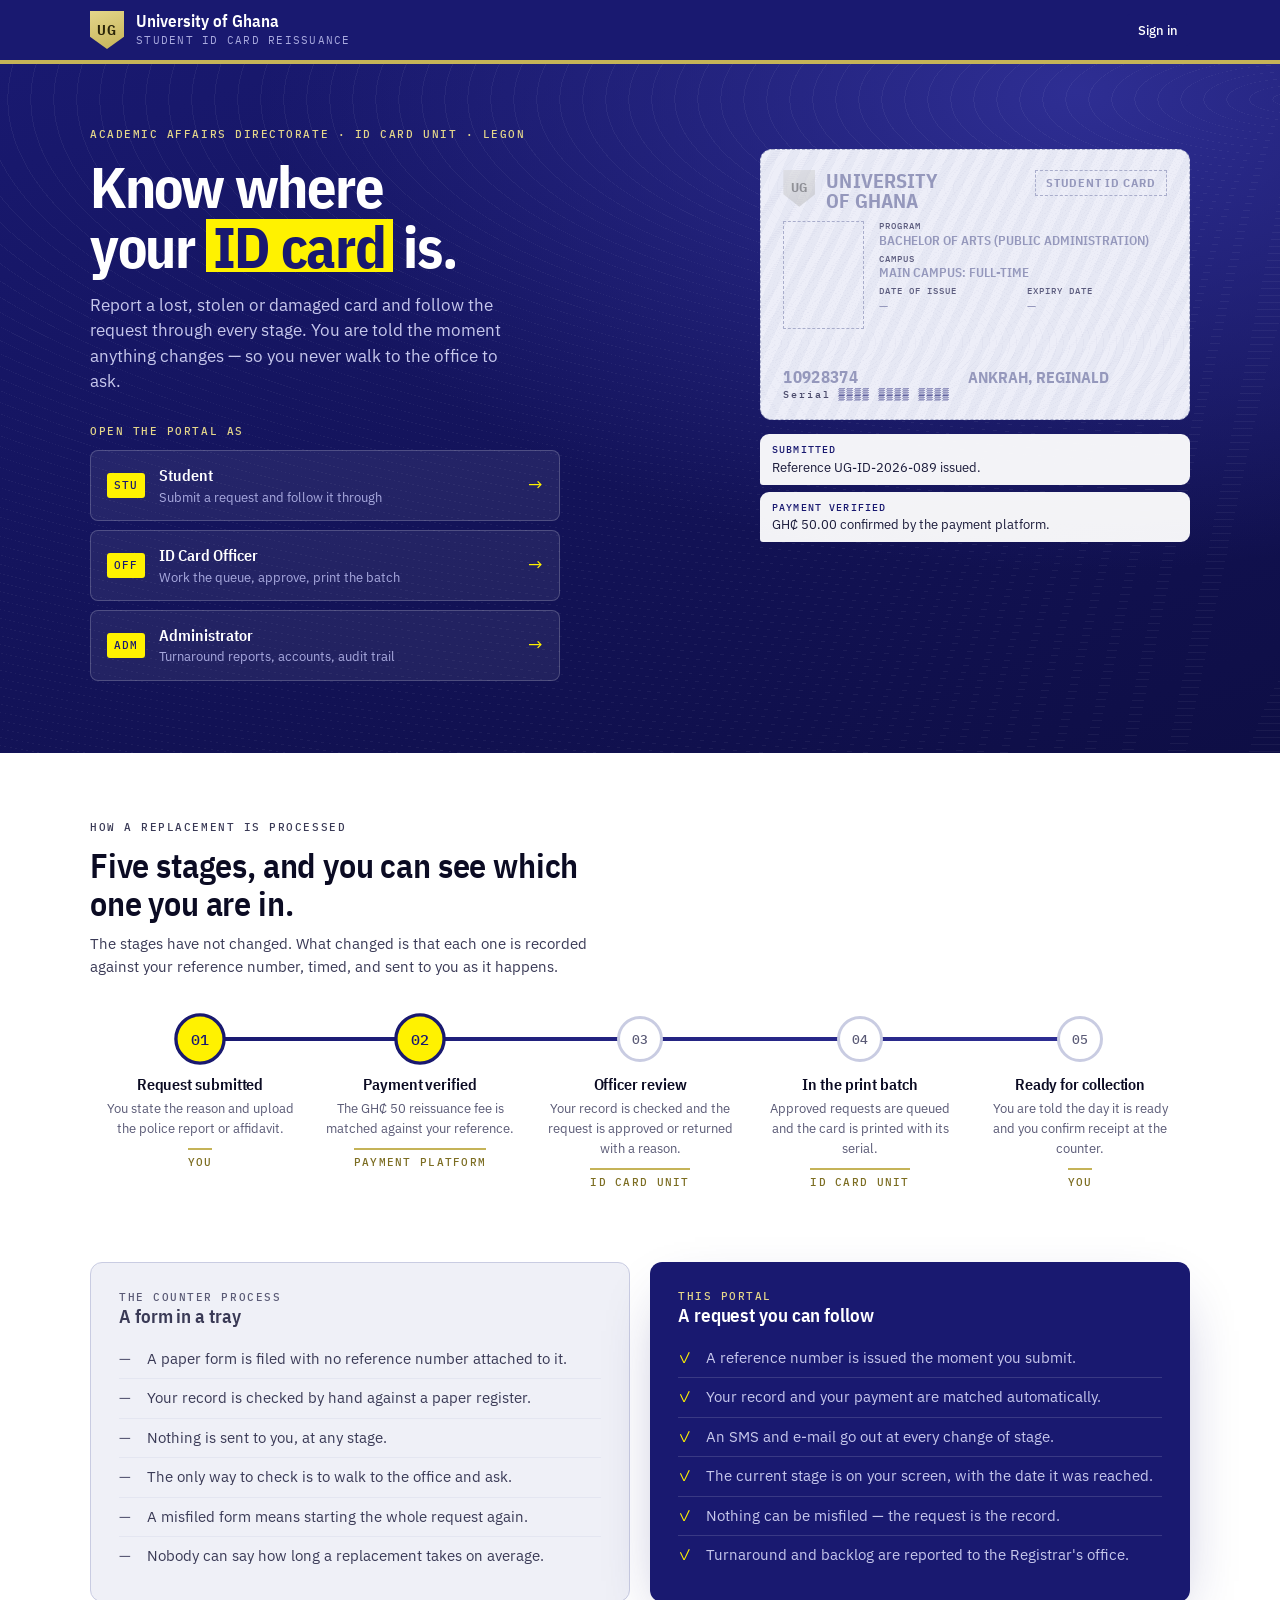
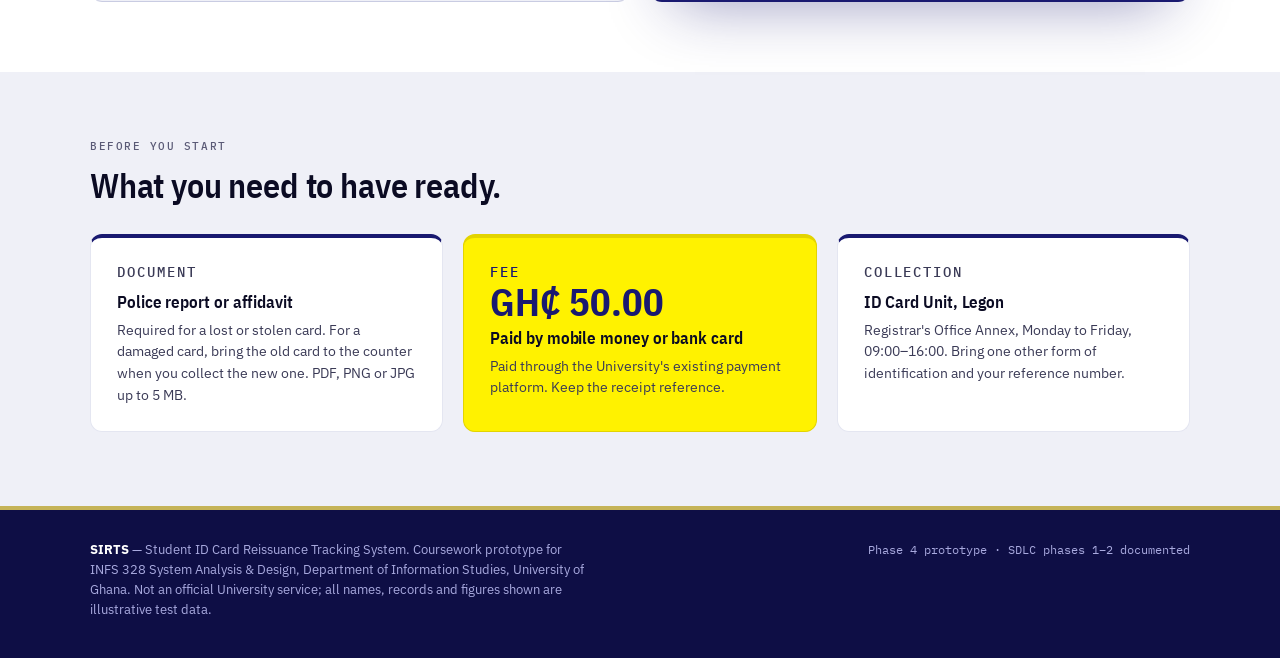
<file: index.html>
<!DOCTYPE html>
<html lang="en">
<head>
<meta charset="UTF-8">
<meta name="viewport" content="width=device-width, initial-scale=1">
<title>Student ID Card Reissuance — University of Ghana</title>
<meta name="description" content="Report a lost, stolen or damaged University of Ghana student ID card, pay the reissuance fee, and follow the request through every stage until collection.">
<link rel="preconnect" href="https://fonts.googleapis.com">
<link rel="preconnect" href="https://fonts.gstatic.com" crossorigin>
<link href="https://fonts.googleapis.com/css2?family=IBM+Plex+Mono:wght@400;500&family=IBM+Plex+Sans+Condensed:wght@600;700&family=IBM+Plex+Sans:wght@400;500;600&display=swap" rel="stylesheet">
<link rel="stylesheet" href="assets/css/base.css?v=7">
<link rel="stylesheet" href="assets/css/home.css?v=7">
<link rel="icon" href="data:image/svg+xml,<svg xmlns='http://www.w3.org/2000/svg' viewBox='0 0 32 32'><rect width='32' height='32' rx='6' fill='%23191970'/><text x='16' y='22' font-family='sans-serif' font-size='15' font-weight='700' fill='%23FFF200' text-anchor='middle'>UG</text></svg>">
</head>
<body>

<header class="mast mast--home">
  <div class="wrap mast__in">
    <a class="mast__id" href="index.html">
      <span class="crest" aria-hidden="true">UG</span>
      <span>
        <span class="mast__name">University of Ghana</span>
        <span class="mast__sub">Student ID Card Reissuance</span>
      </span>
    </a>
    <a class="btn btn--sm" href="app.html?role=student">Sign in</a>
  </div>
</header>

<main>

  <!-- HERO: the card is made in front of you, and every stage messages you -->
  <section class="hero" id="hero">
    <div class="wrap hero__grid">
      <div>
        <p class="eyebrow">Academic Affairs Directorate · ID Card Unit · Legon</p>
        <h1>Know where your <em><span>ID card</span></em> is.</h1>
        <p class="hero__lede">
          Report a lost, stolen or damaged card and follow the request through every
          stage. You are told the moment anything changes — so you never walk to the
          office to ask.
        </p>

        <nav class="doors" aria-labelledby="doors-label">
          <p class="eyebrow doors__label" id="doors-label">Open the portal as</p>
          <div class="doors__list">
            <a class="door" href="app.html?role=student">
              <span class="door__key">STU</span>
              <span>
                <span class="door__name">Student</span>
                <span class="door__what">Submit a request and follow it through</span>
              </span>
              <span class="door__go" aria-hidden="true">→</span>
            </a>
            <a class="door" href="app.html?role=officer">
              <span class="door__key">OFF</span>
              <span>
                <span class="door__name">ID Card Officer</span>
                <span class="door__what">Work the queue, approve, print the batch</span>
              </span>
              <span class="door__go" aria-hidden="true">→</span>
            </a>
            <a class="door" href="app.html?role=admin">
              <span class="door__key">ADM</span>
              <span>
                <span class="door__name">Administrator</span>
                <span class="door__what">Turnaround reports, accounts, audit trail</span>
              </span>
              <span class="door__go" aria-hidden="true">→</span>
            </a>
          </div>
        </nav>
      </div>

      <div class="hero__scene">
        <div class="hero__cardwrap">
        <div class="hero__head" aria-hidden="true"></div>
        <figure class="idcard" id="heroCard" data-state="blueprint">
          <div class="idcard__face">
            <div class="idcard__top">
              <span class="idcard__crest" aria-hidden="true">UG</span>
              <span class="idcard__word">University<br>of Ghana</span>
              <span class="idcard__banner">Student ID Card</span>
            </div>
            <div class="idcard__body">
              <div class="idcard__photo" aria-hidden="true">RA</div>
              <dl class="idcard__fields">
                <div>
                  <dt>Program</dt>
                  <dd>Bachelor of Arts (Public Administration)</dd>
                </div>
                <div>
                  <dt>Campus</dt>
                  <dd>Main campus: full-time</dd>
                </div>
                <div class="idcard__pair">
                  <div>
                    <dt>Date of issue</dt>
                    <dd id="heroIssue">—</dd>
                  </div>
                  <div>
                    <dt>Expiry date</dt>
                    <dd id="heroExpiry">—</dd>
                  </div>
                </div>
              </dl>
            </div>
            <div class="idcard__foot">
              <span class="idcard__line">
                <span class="idcard__no">10928374</span>
                <span class="idcard__name">Ankrah, Reginald</span>
              </span>
              <span class="idcard__serial">Serial <b id="heroSerial">▒▒▒▒ ▒▒▒▒ ▒▒▒▒</b></span>
            </div>
            <span class="idcard__seal" aria-hidden="true">UG</span>
          </div>
        </figure>
        </div>
        <div class="hero__notes" id="heroNotes" aria-hidden="true">
          <div class="note-chip"><b>Submitted</b>Reference UG-ID-2026-089 issued.</div>
          <div class="note-chip"><b>Payment verified</b>GH₵ 50.00 confirmed by the payment platform.</div>
          <div class="note-chip"><b>Approved</b>Your card is in the print batch.</div>
          <div class="note-chip note-chip--lit"><b>Ready for collection</b>Collect at the ID Card Unit, Mon–Fri 09:00–16:00.</div>
        </div>
      </div>
    </div>
  </section>

  <!-- THE FIVE STAGES -->
  <section class="stages" id="stages">
    <div class="wrap">
      <div class="stages__head">
        <p class="eyebrow">How a replacement is processed</p>
        <h2>Five stages, and you can see which one you are in.</h2>
        <p>
          The stages have not changed. What changed is that each one is recorded against
          your reference number, timed, and sent to you as it happens.
        </p>
      </div>
      <ol class="rail">
        <li class="stage">
          <span class="stage__dot">01</span>
          <div>
            <h3>Request submitted</h3>
            <p>You state the reason and upload the police report or affidavit.</p>
            <span class="stage__who">You</span>
          </div>
        </li>
        <li class="stage">
          <span class="stage__dot">02</span>
          <div>
            <h3>Payment verified</h3>
            <p>The GH₵ 50 reissuance fee is matched against your reference.</p>
            <span class="stage__who">Payment platform</span>
          </div>
        </li>
        <li class="stage">
          <span class="stage__dot">03</span>
          <div>
            <h3>Officer review</h3>
            <p>Your record is checked and the request is approved or returned with a reason.</p>
            <span class="stage__who">ID Card Unit</span>
          </div>
        </li>
        <li class="stage">
          <span class="stage__dot">04</span>
          <div>
            <h3>In the print batch</h3>
            <p>Approved requests are queued and the card is printed with its serial.</p>
            <span class="stage__who">ID Card Unit</span>
          </div>
        </li>
        <li class="stage">
          <span class="stage__dot">05</span>
          <div>
            <h3>Ready for collection</h3>
            <p>You are told the day it is ready and you confirm receipt at the counter.</p>
            <span class="stage__who">You</span>
          </div>
        </li>
      </ol>
    </div>
  </section>

  <!-- WHAT CHANGES -->
  <section class="split" id="split">
    <div class="wrap split__grid">
      <div class="compare compare--old">
        <p class="eyebrow">The counter process</p>
        <h3>A form in a tray</h3>
        <ul>
          <li><i>—</i> A paper form is filed with no reference number attached to it.</li>
          <li><i>—</i> Your record is checked by hand against a paper register.</li>
          <li><i>—</i> Nothing is sent to you, at any stage.</li>
          <li><i>—</i> The only way to check is to walk to the office and ask.</li>
          <li><i>—</i> A misfiled form means starting the whole request again.</li>
          <li><i>—</i> Nobody can say how long a replacement takes on average.</li>
        </ul>
      </div>
      <div class="compare compare--new">
        <p class="eyebrow eyebrow--gold">This portal</p>
        <h3>A request you can follow</h3>
        <ul>
          <li><i>✓</i> A reference number is issued the moment you submit.</li>
          <li><i>✓</i> Your record and your payment are matched automatically.</li>
          <li><i>✓</i> An SMS and e-mail go out at every change of stage.</li>
          <li><i>✓</i> The current stage is on your screen, with the date it was reached.</li>
          <li><i>✓</i> Nothing can be misfiled — the request is the record.</li>
          <li><i>✓</i> Turnaround and backlog are reported to the Registrar's office.</li>
        </ul>
      </div>
    </div>
  </section>

  <!-- WHAT YOU NEED -->
  <section class="needs" id="needs">
    <div class="wrap">
      <p class="eyebrow">Before you start</p>
      <h2>What you need to have ready.</h2>
      <div class="needs__grid">
        <article class="need">
          <p class="eyebrow">Document</p>
          <h3>Police report or affidavit</h3>
          <p>
            Required for a lost or stolen card. For a damaged card, bring the old card to
            the counter when you collect the new one. PDF, PNG or JPG up to 5 MB.
          </p>
        </article>
        <article class="need need--fee">
          <p class="eyebrow">Fee</p>
          <p class="fee">GH₵ 50.00</p>
          <h3 style="margin-top:8px;">Paid by mobile money or bank card</h3>
          <p>Paid through the University's existing payment platform. Keep the receipt reference.</p>
        </article>
        <article class="need">
          <p class="eyebrow">Collection</p>
          <h3>ID Card Unit, Legon</h3>
          <p>
            Registrar's Office Annex, Monday to Friday, 09:00–16:00. Bring one other form of
            identification and your reference number.
          </p>
        </article>
      </div>
    </div>
  </section>
</main>

<footer class="foot">
  <div class="wrap foot__in">
    <p>
      <strong>SIRTS</strong> — Student ID Card Reissuance Tracking System. Coursework
      prototype for INFS 328 System Analysis &amp; Design, Department of Information
      Studies, University of Ghana. Not an official University service; all names, records
      and figures shown are illustrative test data.
    </p>
    <p class="mono" style="font-size:12px;">Phase 4 prototype · SDLC phases 1–2 documented</p>
  </div>
</footer>

<script src="assets/js/fx.js?v=7"></script>
<script src="assets/js/home.js?v=7"></script>
</body>
</html>
</file>
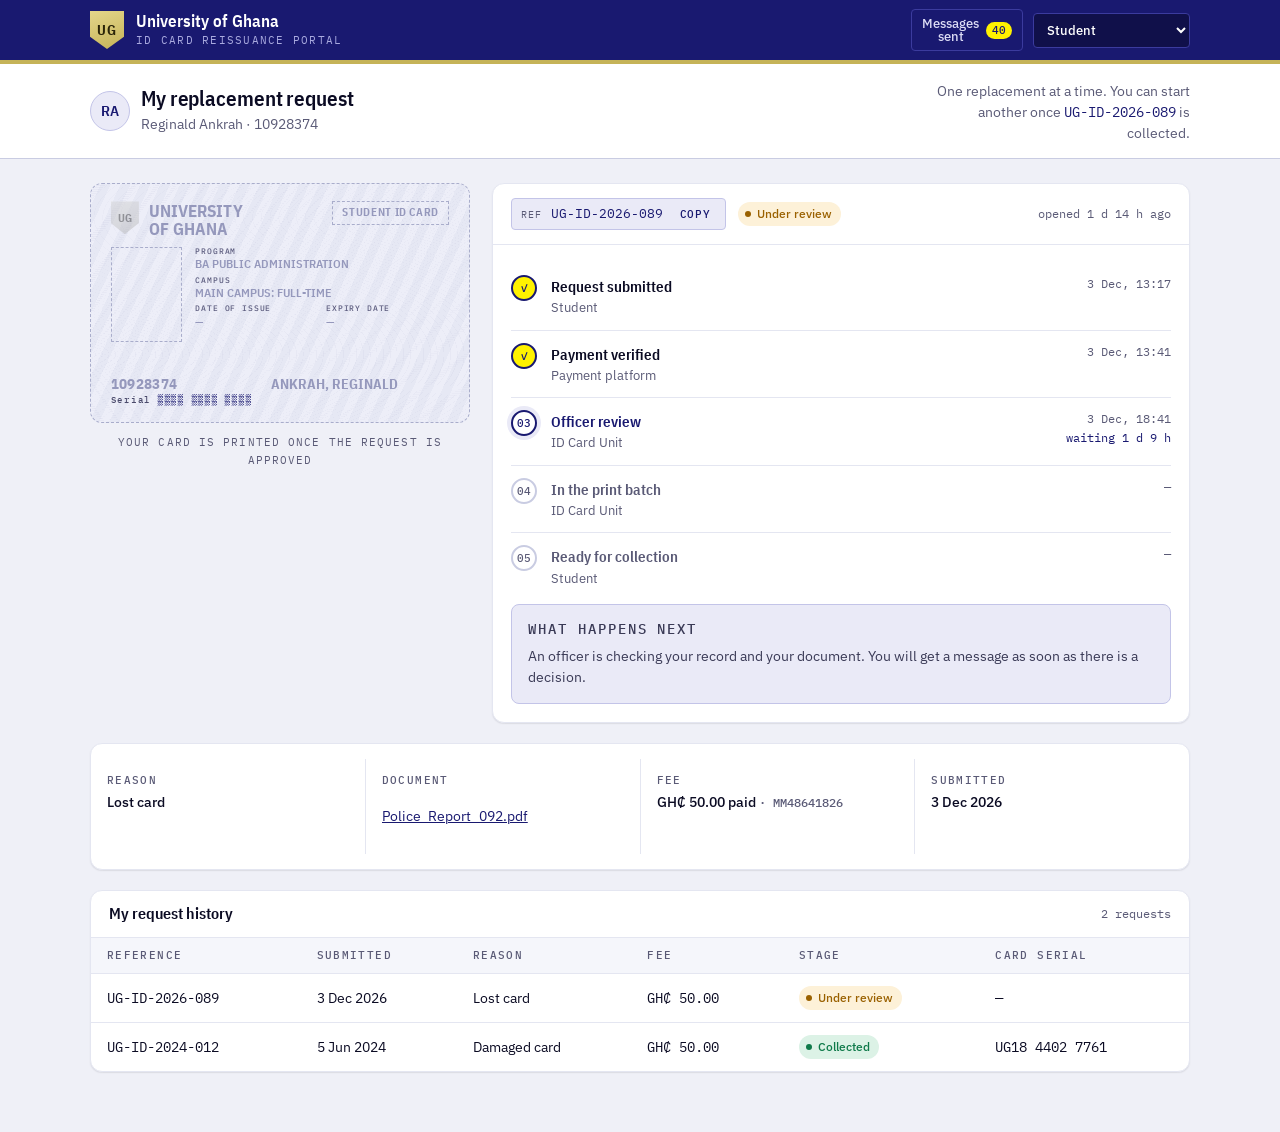
<file: app.html>
<!DOCTYPE html>
<html lang="en">
<head>
<meta charset="UTF-8">
<meta name="viewport" content="width=device-width, initial-scale=1">
<title>Portal — Student ID Card Reissuance | University of Ghana</title>
<link rel="preconnect" href="https://fonts.googleapis.com">
<link rel="preconnect" href="https://fonts.gstatic.com" crossorigin>
<link href="https://fonts.googleapis.com/css2?family=IBM+Plex+Mono:wght@400;500&family=IBM+Plex+Sans+Condensed:wght@600;700&family=IBM+Plex+Sans:wght@400;500;600&display=swap" rel="stylesheet">
<link rel="stylesheet" href="assets/css/base.css?v=7">
<link rel="stylesheet" href="assets/css/app.css?v=7">
<link rel="icon" href="data:image/svg+xml,<svg xmlns='http://www.w3.org/2000/svg' viewBox='0 0 32 32'><rect width='32' height='32' rx='6' fill='%23191970'/><text x='16' y='22' font-family='sans-serif' font-size='15' font-weight='700' fill='%23FFF200' text-anchor='middle'>UG</text></svg>">
</head>
<body>

<header class="mast">
  <div class="wrap mast__in">
    <a class="mast__id" href="index.html">
      <span class="crest" aria-hidden="true">UG</span>
      <span>
        <span class="mast__name">University of Ghana</span>
        <span class="mast__sub">ID Card Reissuance Portal</span>
      </span>
    </a>
    <div class="mast__tools">
      <button class="bell" id="bell" type="button">
        <span class="bell__icon" aria-hidden="true">✉</span>
        <span class="bell__label">Messages sent</span>
        <b id="bellCount">0</b>
      </button>
      <label class="sr" for="roleSelect">Signed in as</label>
      <select id="roleSelect">
        <option value="student">Student</option>
        <option value="officer">ID Card Officer</option>
        <option value="admin">Administrator</option>
      </select>
    </div>
  </div>
</header>

<div class="appbar">
  <div class="wrap appbar__in">
    <div class="who">
      <span class="avatar" id="whoInitials">RA</span>
      <div>
        <h1 id="viewTitle">My replacement request</h1>
        <p id="viewSub">Reginald Ankrah · 10928374</p>
      </div>
    </div>
    <div id="appbarAction"></div>
  </div>
</div>

<main class="app">
  <div class="wrap">
    <div id="view" class="stack"></div>
  </div>
</main>

<!-- print-only batch list -->
<section class="batchsheet" id="batchsheet" aria-hidden="true"></section>

<!-- new request -->
<dialog class="sheet" id="newRequest">
  <form method="dialog" id="newRequestForm">
    <div class="sheet__head">
      <h2>Request a replacement card</h2>
      <button class="x" type="button" data-close aria-label="Close">&times;</button>
    </div>
    <div class="sheet__body">
      <div class="field">
        <label for="reason">Reason for reissuance</label>
        <select id="reason" data-autofocus required>
          <option value="">Choose a reason</option>
          <option value="lost">Lost card</option>
          <option value="stolen">Stolen card</option>
          <option value="damaged">Damaged card</option>
          <option value="name_change">Correction / name change</option>
        </select>
      </div>
      <div class="field" id="docField">
        <label for="doc" id="docLabel">Police report or affidavit</label>
        <input type="file" id="doc" accept=".pdf,.png,.jpg,.jpeg">
        <p class="hint" id="docHint">PDF, PNG or JPG, up to 5 MB. Required for a lost or stolen card.</p>
      </div>
      <div class="field">
        <label>Pay the GH₵ 50.00 fee with</label>
        <div style="display:grid;grid-template-columns:1fr 1fr;gap:10px;">
          <label class="choice"><input type="radio" name="channel" value="Mobile money" checked> Mobile money</label>
          <label class="choice"><input type="radio" name="channel" value="Bank card"> Bank card</label>
        </div>
        <p class="hint">You will be charged once. The payment platform confirms it against your reference number.</p>
      </div>
    </div>
    <div class="sheet__foot">
      <button class="btn btn--quiet" type="button" data-close>Cancel</button>
      <button class="btn" type="submit">Pay and submit</button>
    </div>
  </form>
</dialog>

<!-- return to student -->
<dialog class="sheet" id="rejectDlg">
  <form method="dialog" id="rejectForm">
    <div class="sheet__head">
      <h2>Return this request</h2>
      <button class="x" type="button" data-close aria-label="Close">&times;</button>
    </div>
    <div class="sheet__body">
      <p style="font-size:14px;color:var(--ink-2);" id="rejectWho"></p>
      <div class="field">
        <label for="rejectReason">What the student must fix</label>
        <textarea id="rejectReason" data-autofocus required placeholder="e.g. The police report is not legible. Upload a clear scan of the full page."></textarea>
        <p class="hint">This text is sent to the student, so write it as an instruction.</p>
      </div>
    </div>
    <div class="sheet__foot">
      <button class="btn btn--quiet" type="button" data-close>Cancel</button>
      <button class="btn btn--stop" type="submit">Return with reason</button>
    </div>
  </form>
</dialog>

<!-- document viewer stand-in -->
<dialog class="sheet" id="docDlg">
  <div class="sheet__head">
    <h2>Supporting document</h2>
    <button class="x" type="button" data-close aria-label="Close">&times;</button>
  </div>
  <div class="sheet__body">
    <p class="mono" style="font-size:13px;" id="docName"></p>
    <div style="aspect-ratio:210/297;background:var(--surface-sunk);border:1px dashed var(--rule);border-radius:var(--r-sm);display:grid;place-items:center;text-align:center;padding:20px;">
      <p style="font-size:13.5px;color:var(--ink-3);max-width:34ch;">
        Uploaded files are not stored in this prototype. In the built system the scan
        opens here for the officer to check against the student record.
      </p>
    </div>
  </div>
  <div class="sheet__foot">
    <button class="btn btn--quiet" type="button" data-close>Close</button>
  </div>
</dialog>

<!-- notification log -->
<dialog class="sheet" id="notesDlg">
  <div class="sheet__head">
    <h2>Messages sent to students</h2>
    <button class="x" type="button" data-close aria-label="Close">&times;</button>
  </div>
  <div class="notes" id="notesList"></div>
  <div class="sheet__foot">
    <button class="btn btn--quiet" type="button" data-close>Close</button>
  </div>
</dialog>

<div class="toasts" id="toasts" role="status" aria-live="polite"></div>

<script src="assets/js/fx.js?v=7"></script>
<script src="assets/js/store.js?v=7"></script>
<script src="assets/js/app.js?v=7"></script>
</body>
</html>
</file>
<file: assets/css/base.css>
/* SIRTS — Student ID Card Reissuance Tracking System
   Shared tokens, resets, typography and the ID-card artifact. */

:root {
  /* University of Ghana: Midnight Blue, Lemon Yellow, Vegas Gold.
     Blue carries the structure, lemon marks what has happened,
     gold is reserved for the card and its seal. */
  --paper:        #EFF0F7;
  --paper-deep:   #DFE1EE;
  --surface:      #FFFFFF;
  --surface-sunk: #F5F6FB;

  --ink:          #0B0B23;
  --ink-2:        #3A3A56;
  --ink-3:        #5A5A76;   /* 5.3:1 on white — safe for small secondary text */
  --rule:         #C9CCE2;
  --rule-soft:    #E4E6F1;

  --legon:        #191970;   /* Midnight Blue — primary */
  --legon-lift:   #2E2E93;
  --legon-deep:   #0E0E45;
  --legon-wash:   #EAEAF7;

  --lemon:        #FFF200;   /* Lemon Yellow — fills and highlights, never text on light */
  --lemon-deep:   #E3D400;
  --lemon-wash:   #FFFBCC;

  --gold:         #C5B358;   /* Vegas Gold — the card, the seal, the rules */
  --gold-lift:    #E4D68A;
  --gold-text:    #7C6D22;   /* 5.4:1 on white — the gold that is safe to read */

  /* the built-in curves are too weak to feel deliberate */
  --ease-out:     cubic-bezier(0.23, 1, 0.32, 1);
  --ease-in-out:  cubic-bezier(0.77, 0, 0.175, 1);
  --spring:       cubic-bezier(0.34, 1.56, 0.64, 1);

  --wait:         #9A6100;
  --wait-wash:    #FDF1D8;
  --ok:           #0F7A4A;
  --ok-wash:      #DCF2E6;
  --stop:         #A11B2B;
  --stop-wash:    #FBE4E6;

  --sans: "IBM Plex Sans", -apple-system, BlinkMacSystemFont, "Segoe UI", Roboto, sans-serif;
  --cond: "IBM Plex Sans Condensed", "IBM Plex Sans", -apple-system, "Segoe UI", Roboto, sans-serif;
  --mono: "IBM Plex Mono", ui-monospace, SFMono-Regular, Menlo, Consolas, monospace;

  --r-sm: 4px;
  --r-md: 8px;
  --r-lg: 12px;

  --shadow-1: 0 1px 2px rgba(11, 11, 35, .06), 0 1px 1px rgba(11, 11, 35, .04);
  --shadow-2: 0 2px 4px rgba(11, 11, 35, .05), 0 12px 28px -16px rgba(25, 25, 112, .35);
  --shadow-3: 0 24px 60px -24px rgba(25, 25, 112, .45);

  --wrap: 1140px;
}

*, *::before, *::after { box-sizing: border-box; }

html { -webkit-text-size-adjust: 100%; }

body {
  margin: 0;
  background: var(--paper);
  color: var(--ink);
  font-family: var(--sans);
  font-size: 15px;
  line-height: 1.55;
  font-feature-settings: "kern" 1;
  -webkit-font-smoothing: antialiased;
}

h1, h2, h3, h4 {
  font-family: var(--cond);
  font-weight: 600;
  line-height: 1.12;
  letter-spacing: -0.005em;
  margin: 0;
}

p { margin: 0; }
ul, ol { margin: 0; padding: 0; list-style: none; }

a { color: var(--legon); text-decoration-thickness: 1px; text-underline-offset: 2px; }
a:hover { color: var(--legon-lift); }

:focus-visible {
  outline: 2px solid var(--legon);
  outline-offset: 2px;
  border-radius: 2px;
}

.wrap { width: 100%; max-width: var(--wrap); margin-inline: auto; padding-inline: 20px; }

/* ---------- micro-labels: the registry vernacular ---------- */
.eyebrow {
  font-family: var(--mono);
  font-size: 11px;
  font-weight: 500;
  letter-spacing: .14em;
  text-transform: uppercase;
  color: var(--ink-3);
}
.eyebrow--gold { color: var(--gold-text); }

.mono { font-family: var(--mono); font-variant-numeric: tabular-nums; }

/* ---------- buttons ---------- */
.btn {
  --btn-bg: var(--legon);
  --btn-fg: #fff;
  --btn-bd: var(--legon);
  display: inline-flex;
  align-items: center;
  gap: 8px;
  padding: 9px 15px;
  border: 1px solid var(--btn-bd);
  border-radius: var(--r-sm);
  background: var(--btn-bg);
  color: var(--btn-fg);
  min-height: 38px;
  font: 500 14px/1 var(--sans);
  cursor: pointer;
  text-decoration: none;
  transition: background-color 140ms ease, border-color 140ms ease,
              transform 160ms var(--ease-out);
}
@media (hover: hover) and (pointer: fine) {
  .btn:hover { background: var(--legon-lift); border-color: var(--legon-lift); color: #fff; }
  .btn--quiet:hover { background: var(--legon-wash); border-color: var(--legon); color: var(--legon); }
  .btn--go:hover { background: #095641; border-color: #095641; }
  .btn--stop:hover { background: var(--stop-wash); border-color: var(--stop); color: var(--stop); }
}
/* the press has to be felt, not just registered */
.btn:active { transform: scale(0.97); }
.btn[disabled] { opacity: .45; cursor: not-allowed; transform: none; }

.btn--quiet { --btn-bg: transparent; --btn-fg: var(--legon); --btn-bd: var(--rule); }
.btn--go { --btn-bg: var(--ok); --btn-bd: var(--ok); }
.btn--stop { --btn-bg: transparent; --btn-fg: var(--stop); --btn-bd: #E3BEBD; }

.btn--sm { padding: 6px 11px; min-height: 32px; font-size: 13px; }

/* ---------- status pills ---------- */
.pill {
  display: inline-flex;
  align-items: center;
  gap: 6px;
  padding: 3px 9px 3px 7px;
  border-radius: 999px;
  font: 500 12px/1.5 var(--sans);
  white-space: nowrap;
}
.pill::before { content: ""; width: 6px; height: 6px; border-radius: 50%; background: currentColor; }
.pill--wait { background: var(--wait-wash); color: var(--wait); }
.pill--ok   { background: var(--ok-wash);   color: var(--ok); }
.pill--stop { background: var(--stop-wash); color: var(--stop); }
.pill--idle { background: var(--surface-sunk); color: var(--ink-2); }

/* ---------- surfaces ---------- */
.panel {
  background: var(--surface);
  border: 1px solid var(--rule-soft);
  border-radius: var(--r-lg);
  box-shadow: var(--shadow-1);
}
.panel__head {
  display: flex;
  align-items: center;
  justify-content: space-between;
  gap: 12px;
  padding: 14px 18px;
  border-bottom: 1px solid var(--rule-soft);
}
.panel__head h2, .panel__head h3 { font-size: 16px; }
.panel__body { padding: 18px; }

/* ---------- masthead ---------- */
.mast {
  position: sticky;
  top: 0;
  z-index: 40;
  background: var(--legon);
  color: #fff;
  border-bottom: 4px solid var(--gold);
}
.mast__in {
  display: flex;
  align-items: center;
  justify-content: space-between;
  gap: 16px;
  min-height: 60px;
}
.mast__id { display: flex; align-items: center; gap: 12px; text-decoration: none; color: #fff; }
.mast__id:hover { color: #fff; }
.mast__name { display: block; font-family: var(--cond); font-size: 17px; font-weight: 600; line-height: 1.15; }
.mast__sub {
  display: block;
  font-family: var(--mono); font-size: 10.5px; letter-spacing: .12em;
  text-transform: uppercase; color: #A9AADF;
}

/* university monogram */
.crest {
  width: 34px; height: 38px;
  flex: none;
  display: grid;
  place-items: center;
  background: linear-gradient(160deg, var(--gold-lift), var(--gold));
  clip-path: polygon(0 0, 100% 0, 100% 68%, 50% 100%, 0 68%);
  font: 700 14px/1 var(--cond);
  letter-spacing: .04em;
  color: #2A2408;
}

/* ---------- THE SIGNATURE: the card being minted ----------
   Layout follows a real University of Ghana student ID: crest and wordmark top
   left, gold "STUDENT ID CARD" banner top right, portrait left, field stack
   right, student number and name across the foot. Data is fictional. */
.idcard {
  position: relative;
  margin: 0;
  aspect-ratio: 85.6 / 54;
  width: 100%;
  max-width: 430px;
  border-radius: var(--r-lg);
  container-type: inline-size;
}
.idcard__face {
  position: absolute;
  inset: 0;
  display: grid;
  grid-template-rows: auto 1fr auto;
  gap: 2.4cqw;
  padding: 4.6% 5.2%;
  border-radius: inherit;
  overflow: hidden;
  background:
    linear-gradient(150deg, #FBFCFF 0%, #E8EAF6 55%, #DDE0F0 100%);
  border: 1px solid var(--rule);
  box-shadow: var(--shadow-2);
  transition: opacity 400ms var(--ease-out), filter 400ms var(--ease-out);
}
/* guilloché — the wave-and-lathe security print a real card carries */
.idcard__face::before {
  content: "";
  position: absolute;
  inset: -40%;
  background:
    repeating-radial-gradient(ellipse 62% 30% at 18% 62%,
      transparent 0 6px, rgba(25, 25, 112, .16) 6px 6.7px),
    repeating-radial-gradient(ellipse 70% 26% at 86% 30%,
      transparent 0 8px, rgba(25, 25, 112, .11) 8px 8.8px);
  opacity: .55;
  pointer-events: none;
}
.idcard__face > * { position: relative; }

/* --- top band --- */
.idcard__top { display: flex; align-items: flex-start; gap: 2.6cqw; }
.idcard__crest {
  width: 7.4cqw; height: 8.6cqw;
  flex: none;
  background: linear-gradient(160deg, var(--gold-lift), var(--gold));
  clip-path: polygon(0 0, 100% 0, 100% 66%, 50% 100%, 0 66%);
  display: grid; place-items: center;
  font: 700 3cqw/1 var(--cond); color: #2A2408;
}
.idcard__word {
  font: 700 4.6cqw/1.02 var(--cond);
  letter-spacing: .005em;
  color: var(--legon);
  text-transform: uppercase;
  margin-top: .2cqw;
}
.idcard__banner {
  margin-left: auto;
  padding: 1cqw 2.4cqw;
  background: linear-gradient(100deg, #8A7A2E, #DFCE7C 45%, #9C8C34);
  color: #FFFDF0;
  font: 700 2.9cqw/1.25 var(--cond);
  letter-spacing: .06em;
  text-transform: uppercase;
  white-space: nowrap;
}

/* --- body --- */
.idcard__body { display: grid; grid-template-columns: 21% 1fr; gap: 4%; align-items: start; }
.idcard__photo {
  aspect-ratio: 3 / 4;
  border-radius: 1px;
  background: linear-gradient(170deg, #C3C6DE, #9A9EC0);
  display: grid; place-items: center;
  font: 600 5.4cqw/1 var(--cond);
  color: rgba(255, 255, 255, .94);
  border: 1px solid rgba(25, 25, 112, .22);
}
.idcard__fields { display: grid; gap: 1.4cqw; min-width: 0; margin: 0; }
.idcard__fields dt {
  font: 500 2.2cqw/1 var(--mono);
  letter-spacing: .1em; text-transform: uppercase; color: #5C5C7E;
}
.idcard__fields dd {
  margin: .5cqw 0 0;
  font: 600 3.1cqw/1.12 var(--cond);
  text-transform: uppercase;
  color: var(--legon);
  overflow: hidden; text-overflow: ellipsis; white-space: nowrap;
}
.idcard__pair { display: grid; grid-template-columns: 1fr 1fr; gap: 3%; }

/* --- foot --- */
.idcard__foot { display: grid; gap: 1cqw; }
/* the foot keeps clear of the seal struck into the bottom-right corner */
.idcard__line {
  display: flex; align-items: baseline; justify-content: space-between;
  gap: 3%; padding-right: 15%;
}
.idcard__no {
  font: 700 4cqw/1 var(--cond);
  letter-spacing: .02em;
  color: var(--legon);
}
.idcard__name {
  font: 700 3.8cqw/1 var(--cond);
  text-transform: uppercase;
  color: var(--legon);
  overflow: hidden; text-overflow: ellipsis; white-space: nowrap;
}
.idcard__serial {
  font: 500 2.3cqw/1 var(--mono);
  letter-spacing: .2em;
  color: #4A4A6B;
}
.idcard__serial b { font-weight: 500; color: var(--legon); }

/* gold foil seal — struck onto the card only once it is approved */
.idcard__seal {
  position: absolute;
  right: 5.2%; bottom: 13%;
  width: 12cqw; height: 12cqw;
  border-radius: 50%;
  display: grid; place-items: center;
  background:
    radial-gradient(circle at 34% 28%, rgba(255, 255, 255, .5), transparent 58%),
    conic-gradient(from 210deg, #A2913C, #E8DA9A 18%, #8E7E2A 36%, #F2E7B4 54%,
                   #A2913C 72%, #DACB80 88%, #A2913C 100%);
  color: #332C08;
  font: 700 2.8cqw/1 var(--cond);
  letter-spacing: .04em;
  box-shadow: inset 0 0 0 .7cqw rgba(255, 255, 255, .34), 0 1px 3px rgba(51, 44, 8, .45);
  opacity: 0;
  transform: scale(.92) rotate(-14deg);
  transition: opacity 260ms var(--ease-out), transform 320ms var(--ease-out);
}

/* --- state: not yet printed. a blueprint of the card that will exist --- */
.idcard[data-state="blueprint"] .idcard__face {
  background: repeating-linear-gradient(115deg, #EDEEF8 0 9px, #E6E8F4 9px 18px);
  border-style: dashed;
  border-color: #A9ADCB;
  box-shadow: none;
}
.idcard[data-state="blueprint"] .idcard__face::before { opacity: .16; }
.idcard[data-state="blueprint"] .idcard__photo {
  background: transparent;
  border: 1px dashed #A9ADCB;
  color: transparent;
}
.idcard[data-state="blueprint"] .idcard__word,
.idcard[data-state="blueprint"] .idcard__fields dd,
.idcard[data-state="blueprint"] .idcard__no,
.idcard[data-state="blueprint"] .idcard__name { color: #9598BC; }
.idcard[data-state="blueprint"] .idcard__banner {
  background: none;
  border: 1px dashed #A9ADCB;
  color: #9598BC;
}
.idcard[data-state="blueprint"] .idcard__crest { filter: grayscale(1); opacity: .45; }

/* --- state: approved and in the print batch --- */
.idcard[data-state="printing"] .idcard__seal { opacity: .4; transform: scale(.96) rotate(-5deg); }
.idcard[data-state="printing"] .idcard__face::after {
  content: "";
  position: absolute;
  inset: 0;
  background: linear-gradient(100deg, transparent 36%, rgba(255, 255, 255, .72) 50%, transparent 64%);
  animation: sweep 2.6s linear infinite;
}

/* --- state: issued. the card exists --- */
.idcard[data-state="issued"] .idcard__seal { opacity: 1; transform: scale(1) rotate(0); }

/* --- state: stopped --- */
.idcard[data-state="void"] .idcard__face { filter: grayscale(.85); opacity: .55; }
.idcard[data-state="void"]::after {
  content: "RETURNED";
  position: absolute;
  top: 50%; left: 50%;
  transform: translate(-50%, -50%) rotate(-11deg);
  font: 700 clamp(18px, 6.5cqw, 38px)/1 var(--cond);
  letter-spacing: .12em;
  color: rgba(161, 27, 43, .72);
  border: 3px solid rgba(161, 27, 43, .55);
  border-radius: 4px;
  padding: 6px 16px;
}


@keyframes sweep {
  0%   { transform: translateX(-70%); }
  100% { transform: translateX(70%); }
}

/* ---------- toast ---------- */
.toasts {
  position: fixed;
  right: 16px; bottom: 16px;
  z-index: 90;
  display: grid;
  gap: 8px;
  width: min(340px, calc(100vw - 32px));
}
/* transitions, not keyframes: toasts arrive in bursts and must retarget cleanly */
.toast {
  display: flex; gap: 10px; align-items: flex-start;
  padding: 12px 14px;
  border-radius: var(--r-md);
  border: 1px solid var(--rule);
  border-left: 3px solid var(--legon);
  background: var(--surface);
  box-shadow: var(--shadow-3);
  font-size: 13.5px;
  opacity: 1;
  transform: translateY(0) scale(1);
  transition: opacity 240ms var(--ease-out), transform 240ms var(--ease-out);
}
@starting-style {
  .toast { opacity: 0; transform: translateY(14px) scale(.98); }
}
/* leaving is the system responding, so it is quicker than arriving */
.toast[data-leaving] {
  opacity: 0;
  transform: translateY(4px) scale(.98);
  transition-duration: 150ms;
}
.toast b { font-family: var(--cond); font-size: 14px; display: block; }
.toast--ok   { border-left-color: var(--ok); }
.toast--stop { border-left-color: var(--stop); }

/* ---------- dialog ---------- */
dialog.sheet {
  width: min(560px, calc(100vw - 32px));
  padding: 0;
  border: 1px solid var(--rule);
  border-radius: var(--r-lg);
  background: var(--surface);
  color: var(--ink);
  box-shadow: var(--shadow-3);
  /* a modal is not anchored to a trigger, so it scales from its own centre */
  opacity: 1;
  transform: scale(1);
  transition: opacity 200ms var(--ease-out), transform 200ms var(--ease-out),
              overlay 200ms allow-discrete, display 200ms allow-discrete;
}
dialog.sheet:not([open]) { opacity: 0; transform: scale(.96); }
@starting-style {
  dialog.sheet[open] { opacity: 0; transform: scale(.96); }
}
dialog.sheet::backdrop {
  background: rgba(11, 11, 35, .55);
  opacity: 1;
  transition: opacity 200ms ease, overlay 200ms allow-discrete, display 200ms allow-discrete;
}
dialog.sheet:not([open])::backdrop { opacity: 0; }
@starting-style {
  dialog.sheet[open]::backdrop { opacity: 0; }
}
.sheet__head {
  display: flex; align-items: center; justify-content: space-between; gap: 12px;
  padding: 16px 20px;
  border-bottom: 1px solid var(--rule-soft);
}
.sheet__head h2 { font-size: 18px; }
.sheet__body { padding: 20px; display: grid; gap: 16px; }
.sheet__foot {
  display: flex; justify-content: flex-end; gap: 10px;
  padding: 14px 20px;
  border-top: 1px solid var(--rule-soft);
  background: var(--surface-sunk);
  border-radius: 0 0 var(--r-lg) var(--r-lg);
}
.x {
  border: 0; background: transparent; cursor: pointer;
  color: var(--ink-3); font-size: 20px; line-height: 1;
  padding: 4px 6px; border-radius: var(--r-sm);
}
.x:hover { background: var(--surface-sunk); color: var(--ink); }

/* ---------- forms ---------- */
.field { display: grid; gap: 6px; }
.field > label {
  font: 500 11px/1.4 var(--mono);
  letter-spacing: .13em; text-transform: uppercase; color: var(--ink-2);
}
.field .hint { font-size: 12.5px; color: var(--ink-3); }
input[type="text"], input[type="file"], select, textarea {
  width: 100%;
  padding: 9px 11px;
  font: 400 14px/1.4 var(--sans);
  color: var(--ink);
  background: var(--surface);
  border: 1px solid var(--rule);
  border-radius: var(--r-sm);
}
input[type="file"] { padding: 7px 9px; font-size: 13px; }
textarea { resize: vertical; min-height: 78px; }
input:focus, select:focus, textarea:focus {
  outline: 2px solid var(--legon);
  outline-offset: 1px;
  border-color: var(--legon);
}
.choice {
  display: flex; align-items: center; gap: 9px;
  padding: 10px 12px;
  border: 1px solid var(--rule);
  border-radius: var(--r-sm);
  cursor: pointer;
  font-size: 14px;
}
.choice:has(input:checked) { border-color: var(--legon); background: var(--legon-wash); }
.choice input { accent-color: var(--legon); }

.sr {
  position: absolute; width: 1px; height: 1px; padding: 0; margin: -1px;
  overflow: hidden; clip: rect(0 0 0 0); white-space: nowrap; border: 0;
}

/* ---------- masthead on small screens ---------- */
.bell__icon { display: none; }

@media (max-width: 620px) {
  .mast__in { min-height: 56px; gap: 8px; }
  .mast__name { font-size: 15px; white-space: nowrap; }
  /* the portal masthead carries a role switcher too, so the strapline gives way */
  .mast:not(.mast--home) .mast__sub { display: none; }
  .crest { width: 28px; height: 32px; font-size: 12px; }
  .mast__id { gap: 9px; }
  .mast__tools { gap: 6px; }
  .bell { padding: 7px 9px; gap: 5px; }
  .bell__label { display: none; }
  .bell__icon { display: inline; font-size: 13px; }
  .mast__tools select { padding: 7px 5px; font-size: 12px; max-width: 118px; }
}

@media (prefers-reduced-motion: reduce) {
  *, *::before, *::after {
    animation-duration: .001ms !important;
    animation-iteration-count: 1 !important;
    transition-duration: .001ms !important;
  }
}

/* ================= INTERACTION EFFECTS ================= */

/* press ripple — feedback, kept fast and low-contrast so daily use never tires */
.btn, .door, .qrow, .doc { position: relative; overflow: hidden; }
.ripple {
  position: absolute;
  border-radius: 50%;
  pointer-events: none;
  transform: translate(-50%, -50%) scale(0);
  background: currentColor;
  opacity: .28;
  animation: ripple 420ms var(--ease-out) forwards;
}
.btn .ripple { background: #fff; opacity: .34; }
.btn--quiet .ripple, .btn--stop .ripple { background: var(--legon); opacity: .16; }
.door .ripple { background: var(--lemon); opacity: .22; }
.qrow .ripple, .doc .ripple { background: var(--legon); opacity: .12; }
@keyframes ripple {
  to { transform: translate(-50%, -50%) scale(1); opacity: 0; }
}

/* the masthead condenses once you leave the top of the page */
.mast {
  transition: box-shadow 220ms var(--ease-out), background-color 220ms var(--ease-out);
}
.mast__in { transition: min-height 220ms var(--ease-out); }
.mast.is-stuck { box-shadow: 0 8px 24px -14px rgba(11, 11, 35, .8); }
.mast.is-stuck .mast__in { min-height: 50px; }
.mast .crest { transition: transform 220ms var(--ease-out); }
.mast.is-stuck .crest { transform: scale(.88); }

/* surfaces lift a little under the pointer — 2px, not a jump */
@media (hover: hover) and (pointer: fine) {
  .panel, .tile, .need {
    transition: transform 180ms var(--ease-out), box-shadow 180ms var(--ease-out);
  }
  .tile:hover, .need:hover {
    transform: translateY(-2px);
    box-shadow: var(--shadow-2);
  }
}

/* a toast shows how long it has left */
.toast { position: relative; overflow: hidden; }
.toast::after {
  content: "";
  position: absolute;
  left: 0; right: 0; bottom: 0;
  height: 2px;
  background: currentColor;
  opacity: .28;
  transform-origin: left;
  animation: toast-time 5s linear forwards;
}
@keyframes toast-time { from { transform: scaleX(1); } to { transform: scaleX(0); } }

/* the seal is struck, not faded, when the card is finally issued */
.idcard[data-state="issued"] .idcard__seal { animation: strike 520ms var(--spring); }
@keyframes strike {
  0%   { transform: scale(1.5) rotate(-16deg); opacity: 0; }
  55%  { transform: scale(.93) rotate(3deg);   opacity: 1; }
  100% { transform: scale(1) rotate(0);        opacity: 1; }
}

@media (prefers-reduced-motion: reduce) {
  .ripple { display: none; }
  .toast::after { animation: none; opacity: 0; }
  .idcard[data-state="issued"] .idcard__seal { animation: none; }
  .tile:hover, .need:hover { transform: none; }
}
</file>
<file: assets/css/home.css>
/* SIRTS — front page. Colour-blocked in the University of Ghana palette:
   midnight blue fields, lemon marking what has happened, gold on the card. */

/* ======================= HERO ======================= */
.hero {
  position: relative;
  overflow: hidden;
  padding: 62px 0 72px;
  background:
    radial-gradient(110% 120% at 84% 4%, var(--legon-lift) 0%, transparent 58%),
    linear-gradient(160deg, var(--legon) 0%, var(--legon-deep) 100%);
  color: #fff;
}
/* a faint lathe pattern, the same language as the card's security print */
.hero::before {
  content: "";
  position: absolute;
  inset: -30%;
  background: repeating-radial-gradient(ellipse 60% 34% at 82% 22%,
    transparent 0 22px, rgba(255, 255, 255, .05) 22px 23px);
  pointer-events: none;
}
.hero > * { position: relative; }

.hero__grid {
  display: grid;
  grid-template-columns: minmax(0, 1fr) auto;
  gap: 48px;
  align-items: center;
}
.hero .eyebrow { color: var(--gold-lift); }
.hero h1 {
  font-size: clamp(36px, 5.6vw, 58px);
  font-weight: 700;
  letter-spacing: -0.022em;
  line-height: 1.03;
  margin: 14px 0 16px;
  max-width: 13ch;
}
/* the highlight wipes itself in, left to right, and the text turns navy on it */
.hero h1 em {
  font-style: normal;
  position: relative;
  display: inline-block;
  padding: 0 .12em;
  color: #fff;
  transition: color 160ms linear 620ms;
}
.hero h1 em > span { position: relative; z-index: 1; }
.hero h1 em::before {
  content: "";
  position: absolute;
  inset: 4% 0 8%;
  background: var(--lemon);
  transform: scaleX(0);
  transform-origin: left center;
  transition: transform 640ms var(--ease-out) 460ms;
}
.hero.is-live h1 em { color: var(--legon); }
.hero.is-live h1 em::before { transform: scaleX(1); }
.hero__lede { font-size: 16.5px; color: #C6C7EC; max-width: 44ch; }

/* the way in */
.doors { margin-top: 28px; }
.doors__label { margin-bottom: 10px; color: var(--gold-lift); }
.doors__list { display: grid; gap: 9px; max-width: 470px; }
.door {
  display: grid;
  grid-template-columns: auto 1fr auto;
  align-items: center;
  gap: 14px;
  padding: 12px 16px;
  min-height: 48px;
  background: rgba(255, 255, 255, .07);
  border: 1px solid rgba(255, 255, 255, .2);
  border-radius: var(--r-md);
  text-decoration: none;
  color: #fff;
  transition: background-color 160ms ease, border-color 160ms ease,
              transform 180ms var(--ease-out);
}
@media (hover: hover) and (pointer: fine) {
  .door:hover {
    background: rgba(255, 255, 255, .14);
    border-color: var(--lemon);
    transform: translateX(4px);
    color: #fff;
  }
  .door:hover .door__go { transform: translateX(3px); }
}
.door:active { transform: scale(0.99); }
.door__key {
  font-family: var(--mono); font-size: 11px; letter-spacing: .1em;
  color: var(--legon); background: var(--lemon);
  border-radius: 3px; padding: 4px 7px; font-weight: 500;
}
.door__name { display: block; font-family: var(--cond); font-weight: 600; font-size: 16px; }
.door__what { display: block; font-size: 13px; color: #A9AADF; }
.door__go { color: var(--lemon); font-size: 18px; line-height: 1; transition: transform 180ms var(--ease-out); }

/* the scene: the card, and the messages it sends */
.hero__scene { display: grid; gap: 14px; width: 430px; max-width: 100%; }
.hero__cardwrap { position: relative; width: 100%; }
.hero__cardwrap .idcard { max-width: 100%; }
/* the print head that passes across as the card is made */
.hero__head {
  position: absolute;
  top: -12px; bottom: -12px;
  width: 5px;
  border-radius: 3px;
  background: var(--lemon);
  box-shadow: 0 0 24px 6px rgba(255, 242, 0, .7);
  left: 0;
  opacity: 0;
}
.hero.is-printing .hero__head { animation: printhead 1.45s var(--ease-out) 1; }
@keyframes printhead {
  0%   { opacity: 0; left: -2%; }
  12%  { opacity: 1; }
  88%  { opacity: 1; }
  100% { opacity: 0; left: 100%; }
}

.hero__notes { display: grid; gap: 7px; width: 430px; max-width: 100%; }
.note-chip {
  background: rgba(255, 255, 255, .95);
  border-radius: 9px 9px 9px 3px;
  padding: 9px 12px;
  font-size: 12.8px;
  line-height: 1.35;
  color: #1B1B3A;
  opacity: 0;
  transform: translateX(18px) scale(.97);
  transition: opacity 420ms var(--ease-out), transform 460ms var(--ease-out);
}
.note-chip b {
  display: block;
  font: 500 9.5px/1.4 var(--mono);
  letter-spacing: .12em; text-transform: uppercase;
  color: var(--legon);
  margin-bottom: 2px;
}
.note-chip--lit { background: var(--lemon); }
.note-chip.is-in { opacity: 1; transform: translateX(0) scale(1); }

/* ======================= STAGES ======================= */
.stages { padding: 66px 0 70px; background: var(--surface); }
.stages__head { max-width: 60ch; margin-bottom: 38px; }
.stages__head h2 { font-size: clamp(26px, 3.6vw, 34px); margin: 10px 0 10px; }
.stages__head p { color: var(--ink-2); }

.rail { display: grid; grid-template-columns: repeat(5, 1fr); position: relative; }
.rail::before {
  content: "";
  position: absolute;
  left: 10%; right: 10%; top: 21px;
  height: 4px;
  background: var(--rule);
  border-radius: 2px;
}
/* the track fills as the section comes into view */
.rail::after {
  content: "";
  position: absolute;
  left: 10%; right: 10%; top: 21px;
  height: 4px;
  border-radius: 2px;
  background: linear-gradient(90deg, var(--legon), var(--legon-lift));
  transform: scaleX(0);
  transform-origin: left;
  transition: transform 1.5s var(--ease-in-out);
}
.stages.is-live .rail::after { transform: scaleX(1); }

.stage { position: relative; padding: 0 12px; text-align: center; }
.stage__dot {
  width: 46px; height: 46px;
  margin: 0 auto 14px;
  display: grid; place-items: center;
  border-radius: 50%;
  background: var(--surface);
  border: 3px solid var(--rule);
  color: var(--ink-3);
  font: 500 13px/1 var(--mono);
  position: relative;
  z-index: 1;
  transition: background-color 260ms var(--ease-out), border-color 260ms var(--ease-out),
              color 260ms var(--ease-out), transform 420ms var(--spring);
}
.stages.is-live .stage.is-on .stage__dot {
  background: var(--lemon);
  border-color: var(--legon);
  color: var(--legon);
  transform: scale(1.12);
}
.stage h3 { font-size: 15.5px; margin-bottom: 5px; }
.stage p { font-size: 13px; color: var(--ink-3); }
.stage__who {
  display: inline-block;
  margin-top: 9px;
  font: 500 10.5px/1 var(--mono);
  letter-spacing: .12em; text-transform: uppercase;
  color: var(--gold-text);
  border-top: 2px solid var(--gold);
  padding-top: 7px;
}

/* ======================= BEFORE / AFTER ======================= */
.split { padding: 0 0 70px; background: var(--surface); }
.split__grid { display: grid; grid-template-columns: 1fr 1fr; gap: 20px; }
.compare {
  padding: 26px 28px;
  border-radius: var(--r-lg);
  opacity: 0;
  transform: translateY(20px);
  transition: opacity 520ms var(--ease-out), transform 560ms var(--ease-out);
}
.split.is-live .compare { opacity: 1; transform: none; }
.split.is-live .compare--new { transition-delay: 120ms; }
.compare--old { background: var(--paper); border: 1px solid var(--rule); }
.compare--new { background: var(--legon); color: #fff; box-shadow: var(--shadow-3); }
.compare--new .eyebrow { color: var(--gold-lift); }
.compare h3 { font-size: 19px; margin-bottom: 12px; }
.compare--old h3 { color: var(--ink-2); }
.compare--new h3 { color: #fff; }
.compare li {
  display: grid; grid-template-columns: 18px 1fr; gap: 10px;
  padding: 8px 0; font-size: 14.5px;
  border-top: 1px solid var(--rule-soft);
}
.compare--new li { border-top-color: rgba(255, 255, 255, .14); color: #C6C7EC; }
.compare--old li { color: var(--ink-2); }
.compare li:first-of-type { border-top: 0; }
.compare li i { font-style: normal; color: var(--ink-3); }
.compare--new li i { color: var(--lemon); }

/* ======================= WHAT YOU NEED ======================= */
.needs { padding: 66px 0 74px; background: var(--paper); }
.needs h2 { font-size: clamp(26px, 3.6vw, 34px); margin-top: 10px; }
.needs__grid { display: grid; grid-template-columns: repeat(3, 1fr); gap: 20px; margin-top: 30px; }
.need {
  padding: 24px 26px;
  background: var(--surface);
  border: 1px solid var(--rule-soft);
  border-top: 4px solid var(--legon);
  border-radius: var(--r-lg);
  opacity: 0;
  transform: translateY(18px);
  transition: opacity 500ms var(--ease-out), transform 520ms var(--ease-out);
}
.needs.is-live .need { opacity: 1; transform: none; }
.needs.is-live .need:nth-child(2) { transition-delay: 70ms; }
.needs.is-live .need:nth-child(3) { transition-delay: 140ms; }
.need--fee { background: var(--lemon); border-top-color: var(--legon); border-color: var(--lemon-deep); }
.need--fee .eyebrow, .need--fee p { color: var(--legon); }
.need h3 { font-size: 16.5px; margin: 10px 0 8px; }
.need p { font-size: 14px; color: var(--ink-2); }
.need .fee {
  font-family: var(--cond); font-size: 38px; font-weight: 700;
  color: var(--legon); line-height: 1;
}

/* ======================= FOOT ======================= */
.foot {
  background: var(--legon-deep);
  color: #A9AADF;
  padding: 30px 0 38px;
  border-top: 4px solid var(--gold);
}
.foot__in { display: flex; flex-wrap: wrap; gap: 16px; justify-content: space-between; align-items: baseline; }
.foot p { font-size: 13px; max-width: 62ch; }
.foot strong { color: #fff; }

/* ======================= REVEAL BASE ======================= */
.reveal { opacity: 0; transform: translateY(16px); }
.reveal.is-in {
  opacity: 1;
  transform: none;
  transition: opacity 560ms var(--ease-out), transform 600ms var(--ease-out);
}

@media (max-width: 960px) {
  .hero__grid { grid-template-columns: 1fr; gap: 40px; }
  .hero { padding: 40px 0 52px; }
  .hero__scene { width: 100%; }
  .hero__notes { width: 100%; }
  .hero__lede { max-width: none; }
  .rail { grid-template-columns: 1fr; gap: 20px; }
  .rail::before, .rail::after { display: none; }
  .stage { text-align: left; display: grid; grid-template-columns: 46px 1fr; gap: 14px; padding: 0; }
  .stage__dot { margin: 0; }
  .split__grid, .needs__grid { grid-template-columns: 1fr; }
}

@media (prefers-reduced-motion: reduce) {
  .hero h1 em::before { transform: scaleX(1); }
  .hero h1 em { color: var(--legon); }
  .note-chip { opacity: 1; transform: none; }
  .rail::after { transform: scaleX(1); }
  .reveal, .compare, .need { opacity: 1; transform: none; }
}

/* headline words arrive one after another */
.hero h1.is-split .word {
  display: inline-block;
  opacity: 0;
  transform: translateY(18px);
  animation: word-in 620ms var(--ease-out) forwards;
}
@keyframes word-in { to { opacity: 1; transform: none; } }

/* the card leans towards the pointer */
.hero__cardwrap { will-change: transform; }
.hero__cardwrap .idcard { transition: transform 420ms var(--ease-out); }
.hero__cardwrap:hover .idcard { transition: none; }

@media (prefers-reduced-motion: reduce) {
  .hero h1.is-split .word { opacity: 1; transform: none; animation: none; }
}
</file>
<file: assets/css/app.css>
/* SIRTS — portal */

.mast__tools { display: flex; align-items: center; gap: 10px; }
.mast__tools select {
  background: #10104A;
  color: #fff;
  border: 1px solid #3B3B9E;
  border-radius: var(--r-sm);
  padding: 7px 9px;
  font: 500 13px/1 var(--sans);
}
.mast__tools select:focus { outline: 2px solid var(--gold-lift); outline-offset: 1px; }
.bell {
  position: relative;
  display: inline-flex; align-items: center; gap: 7px;
  background: transparent; color: #DDDDF5;
  border: 1px solid #3B3B9E; border-radius: var(--r-sm);
  padding: 7px 10px; font: 500 13px/1 var(--sans); cursor: pointer;
}
.bell:hover { background: #10104A; color: #fff; }
.bell b {
  font: 500 11px/1 var(--mono);
  background: var(--lemon); color: var(--legon);
  border-radius: 999px; padding: 3px 6px;
}

/* who you are, and what this screen is for */
.appbar {
  background: var(--surface);
  border-bottom: 1px solid var(--rule);
}
.appbar__in {
  display: flex; flex-wrap: wrap; align-items: center; justify-content: space-between;
  gap: 14px; padding-block: 14px;
}
.appbar h1 { font-size: 21px; }
.appbar p { font-size: 13.5px; color: var(--ink-3); margin-top: 3px; }
.appbar__note { font-size: 13px; color: var(--ink-3); max-width: 34ch; text-align: right; }
.appbar__note .mono { color: var(--legon); }
.who { display: flex; align-items: center; gap: 11px; }
.avatar {
  width: 40px; height: 40px; flex: none;
  border-radius: 50%;
  display: grid; place-items: center;
  background: var(--legon-wash); color: var(--legon);
  font: 600 15px/1 var(--cond);
  border: 1px solid #C3C4E8;
}

main.app { padding: 24px 0 60px; }
.stack { display: grid; gap: 20px; }
.hide { display: none !important; }

/* ---------- student ---------- */
.folio { display: grid; grid-template-columns: minmax(0, 380px) minmax(0, 1fr); gap: 22px; }
.folio__card { display: grid; gap: 12px; align-content: start; }
.folio__card .idcard { max-width: 100%; }
.folio__note {
  font-family: var(--mono); font-size: 11px; letter-spacing: .1em;
  text-transform: uppercase; color: var(--ink-3); text-align: center;
}

.refchip {
  display: inline-flex; align-items: baseline; gap: 8px;
  font-family: var(--mono); font-size: 13px;
  background: var(--legon-wash); color: var(--legon);
  border: 1px solid #C3C4E8; border-radius: var(--r-sm);
  padding: 5px 9px;
}
.refchip small { font-size: 10px; letter-spacing: .12em; text-transform: uppercase; color: var(--ink-3); }

/* vertical stage rail with real times */
.railv { display: grid; gap: 0; }
.step {
  display: grid;
  grid-template-columns: 26px minmax(0, 1fr) auto;
  gap: 14px;
  padding: 12px 0;
  position: relative;
}
.step + .step { border-top: 1px solid var(--rule-soft); }
.step__mark {
  width: 26px; height: 26px;
  border-radius: 50%;
  display: grid; place-items: center;
  border: 2px solid var(--rule);
  background: var(--surface);
  color: var(--ink-3);
  font: 500 11px/1 var(--mono);
}
.step__name { display: block; font-family: var(--cond); font-weight: 600; font-size: 15px; }
.step__who { display: block; font-size: 12.5px; color: var(--ink-3); }
.step__when { font-family: var(--mono); font-size: 12px; color: var(--ink-3); text-align: right; white-space: nowrap; }

.step[data-s="done"] .step__mark { border-color: var(--legon); background: var(--lemon); color: var(--legon); }
.step[data-s="now"] .step__mark {
  border-color: var(--legon); color: var(--legon);
  box-shadow: 0 0 0 4px var(--legon-wash);
  animation: pulse-now 2.4s ease-in-out infinite;
}
.step[data-s="now"] .step__name { color: var(--legon); }
.step[data-s="todo"] .step__name { color: var(--ink-3); font-weight: 600; }
.step[data-s="stop"] .step__mark { border-color: var(--stop); background: var(--stop); color: #fff; }

.next {
  margin-top: 4px;
  padding: 14px 16px;
  border-radius: var(--r-md);
  background: var(--legon-wash);
  border: 1px solid #C3C4E8;
}
.next.next--stop { background: var(--stop-wash); border-color: #E3BEBD; }
.next .eyebrow { margin-bottom: 5px; }
.next p { font-size: 14px; color: var(--ink-2); }

.facts { display: grid; grid-template-columns: repeat(4, minmax(0, 1fr)); gap: 1px; background: var(--rule-soft); }
.fact { background: var(--surface); padding: 14px 16px; }
.fact dt {
  font: 500 10.5px/1.4 var(--mono);
  letter-spacing: .13em; text-transform: uppercase; color: var(--ink-3);
  margin-bottom: 4px;
}
.fact dd { margin: 0; font-size: 14px; font-weight: 500; }

/* ---------- tables ---------- */
.tbl { width: 100%; border-collapse: collapse; font-size: 13.5px; }
.tbl th {
  text-align: left;
  font: 500 10.5px/1.4 var(--mono);
  letter-spacing: .13em; text-transform: uppercase; color: var(--ink-3);
  padding: 10px 16px;
  background: var(--surface-sunk);
  border-bottom: 1px solid var(--rule-soft);
  white-space: nowrap;
}
.tbl td { padding: 12px 16px; border-bottom: 1px solid var(--rule-soft); vertical-align: middle; }
.tbl tbody tr:last-child td { border-bottom: 0; }
.tbl tbody tr:hover { background: #FAFAFE; }
.tbl .num { font-family: var(--mono); font-variant-numeric: tabular-nums; }
.scroll-x { overflow-x: auto; }

/* ---------- officer ---------- */
.tiles { display: grid; grid-template-columns: repeat(4, 1fr); gap: 14px; }
.tile {
  padding: 15px 17px; background: var(--surface);
  border: 1px solid var(--rule-soft); border-top: 4px solid var(--legon);
  border-radius: var(--r-lg);
}
.tile--wait { border-top-color: var(--gold); }
.tile--ok { border-top-color: var(--lemon); }
.tile dt {
  font: 500 10.5px/1.4 var(--mono);
  letter-spacing: .13em; text-transform: uppercase; color: var(--ink-3);
}
.tile dd { margin: 6px 0 0; font: 700 30px/1 var(--cond); color: var(--legon); }
.tile dd small { display: block; font: 400 12px/1.4 var(--sans); color: var(--ink-3); margin-top: 6px; }
.tile--wait dd { color: var(--wait); }
.tile--ok dd { color: var(--ok); }

.desk { display: grid; grid-template-columns: minmax(0, 1fr) minmax(0, 380px); gap: 20px; align-items: start; }

.queue { display: grid; }
.qrow {
  display: grid;
  grid-template-columns: minmax(0, 1fr) auto;
  gap: 12px;
  align-items: center;
  width: 100%;
  text-align: left;
  padding: 13px 16px;
  border: 0;
  border-bottom: 1px solid var(--rule-soft);
  border-left: 3px solid transparent;
  background: var(--surface);
  cursor: pointer;
  font: inherit;
  min-height: 48px;
  transition: background-color 130ms ease, border-color 130ms ease;
}
.qrow:last-child { border-bottom: 0; }
@media (hover: hover) and (pointer: fine) {
  .qrow:hover { background: #F8F8FD; }
  .doc:hover { border-color: var(--legon); }
}
.qrow:active { background: var(--legon-wash); }
.qrow[aria-current="true"] { background: var(--legon-wash); border-left-color: var(--lemon); }
.qrow__name { display: block; font-family: var(--cond); font-weight: 600; font-size: 15px; }
.qrow__meta { display: block; font-size: 12.5px; color: var(--ink-3); }
.qrow__ref { display: block; font-family: var(--mono); font-size: 11.5px; color: var(--ink-3); }
.qrow__age { font-family: var(--mono); font-size: 12px; color: var(--ink-3); white-space: nowrap; }

.detail { position: sticky; top: 78px; }
.detail dl { display: grid; gap: 12px; }
.detail dt {
  font: 500 10.5px/1.4 var(--mono);
  letter-spacing: .13em; text-transform: uppercase; color: var(--ink-3);
}
.detail dd { margin: 3px 0 0; font-size: 14px; }
.doc {
  display: flex; align-items: center; gap: 10px;
  padding: 10px 12px;
  border: 1px solid var(--rule);
  border-radius: var(--r-sm);
  background: var(--surface-sunk);
  font-size: 13.5px;
  width: 100%;
  text-align: left;
  cursor: pointer;
  font-family: var(--sans);
  min-height: 48px;
  transition: border-color 130ms ease, transform 160ms var(--ease-out);
}
.doc:active { transform: scale(0.99); }
.doc span:first-child {
  width: 30px; height: 36px; flex: none;
  border-radius: 2px;
  background: var(--surface);
  border: 1px solid var(--rule);
  display: grid; place-items: center;
  font: 500 9px/1 var(--mono); color: var(--ink-3);
}
.actions { display: flex; gap: 10px; flex-wrap: wrap; }
.empty {
  padding: 34px 20px;
  text-align: center;
  color: var(--ink-3);
  font-size: 14px;
}
.empty b { display: block; font-family: var(--cond); font-size: 16px; color: var(--ink-2); margin-bottom: 6px; }

/* ---------- admin ---------- */
.bars { display: grid; gap: 12px; }
.bar { display: grid; grid-template-columns: 150px minmax(0, 1fr) 34px; gap: 12px; align-items: center; font-size: 13.5px; }
.bar__track { display: block; height: 22px; background: var(--surface-sunk); border-radius: 3px; overflow: hidden; }
.bar__fill { display: block; height: 100%; background: var(--legon); border-radius: 3px; min-width: 2px; transition: width .4s ease; }
.bar--wait .bar__fill { background: var(--wait); }
.bar--ok .bar__fill { background: var(--ok); }
.bar__n { font-family: var(--mono); text-align: right; }

.log { display: grid; }
.log li {
  display: grid;
  grid-template-columns: 128px minmax(0, 1fr) auto;
  gap: 14px;
  padding: 11px 16px;
  border-bottom: 1px solid var(--rule-soft);
  font-size: 13.5px;
}
.log li:last-child { border-bottom: 0; }
.log time { font-family: var(--mono); font-size: 12px; color: var(--ink-3); }
.log .who { font-size: 12.5px; color: var(--ink-3); display: block; }
.log .ref { font-family: var(--mono); font-size: 12px; color: var(--ink-3); }

.notes { display: grid; max-height: 60vh; overflow-y: auto; }
.note { padding: 13px 20px; border-bottom: 1px solid var(--rule-soft); }
.note:last-child { border-bottom: 0; }
.note__top { display: flex; justify-content: space-between; gap: 10px; align-items: baseline; margin-bottom: 4px; }
.note__ch {
  font: 500 10px/1 var(--mono); letter-spacing: .1em; text-transform: uppercase;
  padding: 3px 6px; border-radius: 3px; background: var(--legon-wash); color: var(--legon);
}
.note time { font-family: var(--mono); font-size: 11.5px; color: var(--ink-3); }
.note p { font-size: 13.5px; color: var(--ink-2); }
.note b { font-size: 13px; }

/* ---------- print: the batch list the unit works from ---------- */
.batchsheet { display: none; }
@media print {
  body { background: #fff; }
  .mast, .appbar, .toasts, main.app, .foot { display: none !important; }
  .batchsheet { display: block !important; padding: 0; }
  .batchsheet h1 { font-size: 20px; margin-bottom: 4px; }
  .batchsheet .meta { font-family: var(--mono); font-size: 11px; margin-bottom: 16px; color: #444; }
  .batchsheet table { width: 100%; border-collapse: collapse; font-size: 12px; }
  .batchsheet th, .batchsheet td { border: 1px solid #999; padding: 6px 8px; text-align: left; }
  .batchsheet th { background: #eee; }
}

@media (max-width: 1000px) {
  .folio { grid-template-columns: 1fr; }
  .desk { grid-template-columns: 1fr; }
  .detail { position: static; }
  .tiles { grid-template-columns: repeat(2, 1fr); }
  .facts { grid-template-columns: repeat(2, 1fr); }
}
@media (max-width: 560px) {
  .tiles { grid-template-columns: 1fr; }
  .facts { grid-template-columns: 1fr; }
  .log li { grid-template-columns: 1fr; gap: 4px; }
  .bar { grid-template-columns: 110px minmax(0, 1fr) 30px; }
}

/* ---------- portal motion ---------- */
@keyframes pulse-now {
  0%, 100% { box-shadow: 0 0 0 4px var(--legon-wash); }
  50%      { box-shadow: 0 0 0 7px rgba(25, 25, 112, .10); }
}

/* each rendered view arrives rather than snapping in */
#view > * {
  opacity: 0;
  transform: translateY(10px);
  animation: view-in 420ms var(--ease-out) forwards;
}
#view > *:nth-child(2) { animation-delay: 60ms; }
#view > *:nth-child(3) { animation-delay: 120ms; }
#view > *:nth-child(4) { animation-delay: 180ms; }
#view > *:nth-child(5) { animation-delay: 240ms; }
@keyframes view-in { to { opacity: 1; transform: none; } }

/* the stage a request has just reached lands with a little weight */
.step__mark { will-change: transform; }
.step[data-s="done"] .step__mark,
.step[data-s="stop"] .step__mark { animation: mark-in 460ms var(--spring); }
@keyframes mark-in {
  0%   { transform: scale(.6); }
  100% { transform: scale(1); }
}

/* the queue fills in from the top */
.qrow { animation: row-in 340ms var(--ease-out) both; }
.qrow:nth-child(2) { animation-delay: 45ms; }
.qrow:nth-child(3) { animation-delay: 90ms; }
.qrow:nth-child(4) { animation-delay: 135ms; }
.qrow:nth-child(5) { animation-delay: 180ms; }
@keyframes row-in { from { opacity: 0; transform: translateX(-8px); } }

@media (prefers-reduced-motion: reduce) {
  #view > *, .qrow { opacity: 1; transform: none; animation: none; }
  .step[data-s="now"] .step__mark { animation: none; }
}

/* ---------- copy the reference ---------- */
.refchip { position: relative; }
.copy {
  margin-left: 4px;
  border: 0;
  background: transparent;
  color: var(--legon);
  font: 500 11px/1 var(--mono);
  letter-spacing: .08em;
  text-transform: uppercase;
  cursor: pointer;
  padding: 3px 5px;
  border-radius: 3px;
  transition: background-color 140ms ease, color 140ms ease;
}
.copy:hover { background: var(--legon); color: #fff; }
.copy.is-done { background: var(--lemon); color: var(--legon); }

/* ---------- filtering the queue ---------- */
.qsearch {
  width: min(260px, 46%);
  padding: 7px 10px;
  font: 400 13px/1.3 var(--sans);
  border: 1px solid var(--rule);
  border-radius: var(--r-sm);
  background: var(--surface);
}
.keys {
  display: flex; align-items: center; gap: 6px; flex-wrap: wrap;
  padding: 8px 16px;
  background: var(--surface-sunk);
  border-bottom: 1px solid var(--rule-soft);
  font: 500 11px/1.6 var(--mono);
  letter-spacing: .06em;
  text-transform: uppercase;
  color: var(--ink-3);
}
.keys kbd {
  font: 600 10.5px/1 var(--mono);
  background: var(--surface);
  border: 1px solid var(--rule);
  border-bottom-width: 2px;
  border-radius: 3px;
  padding: 3px 5px;
  color: var(--legon);
}
.qrow[hidden] { display: none; }

/* a quiet render skips the entrance — used for keyboard moves */
#view.no-anim > *, #view.no-anim .qrow { animation: none; opacity: 1; transform: none; }

@media (max-width: 560px) {
  .keys { font-size: 10px; }
  .qsearch { width: 100%; }
}
</file>
